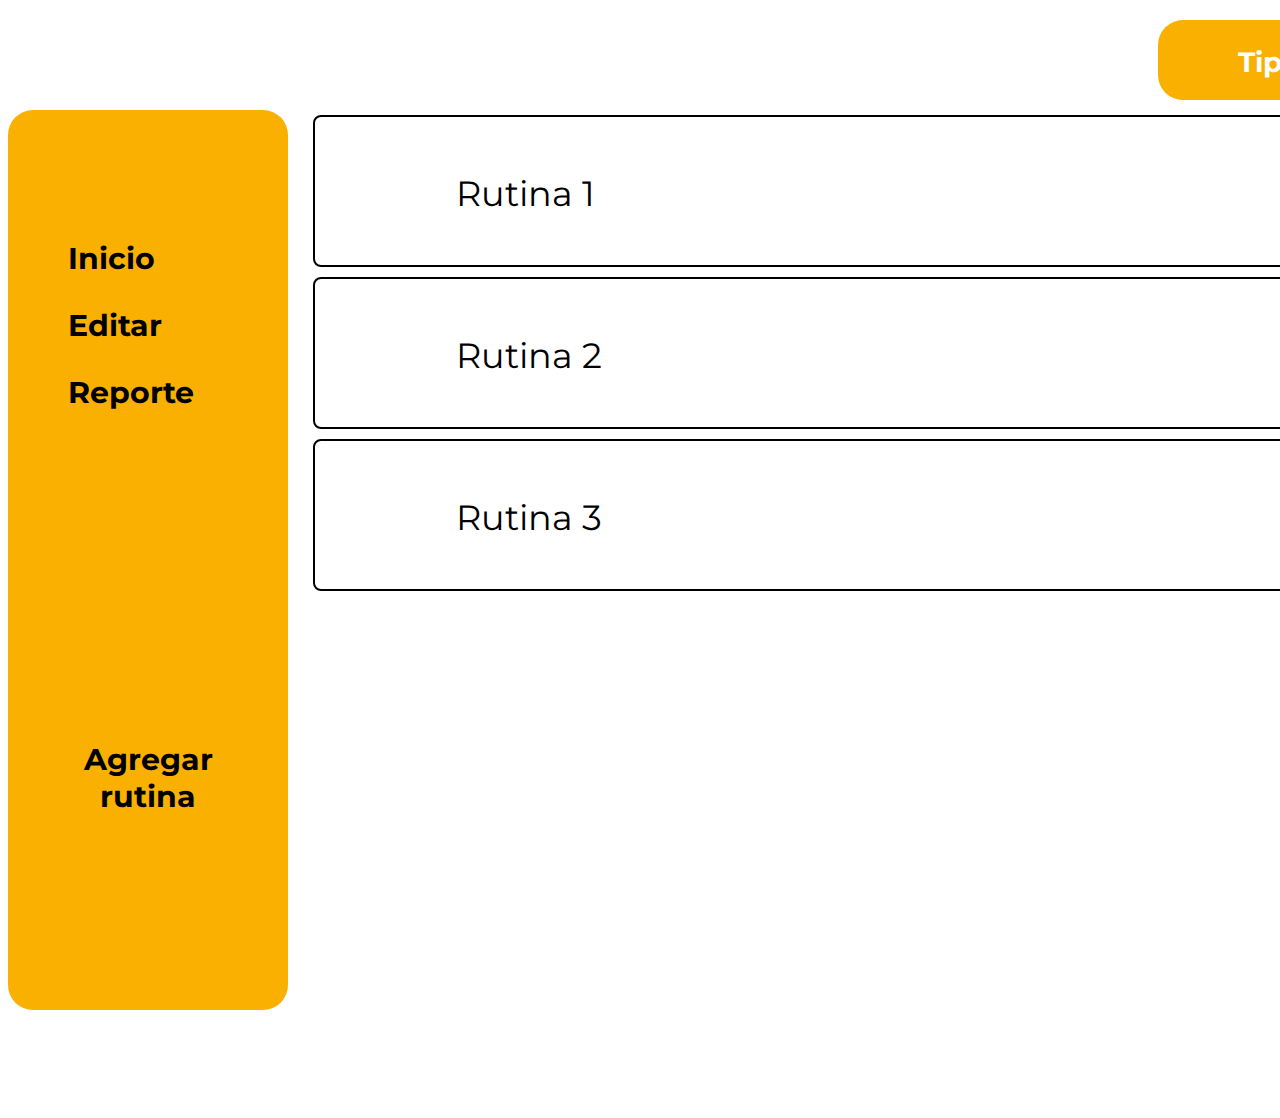
<file: index.html>
<!DOCTYPE html>
<html lang="en">
<head>
    <meta charset="UTF-8">
    <meta http-equiv="X-UA-Compatible" content="IE=edge">
    <meta name="viewport" content="width=device-width, initial-scale=1.0">
    <title>Alarms - Home</title>

    <link rel="stylesheet" href="css/home.css">
    <link rel="stylesheet" href="https://cdnjs.cloudflare.com/ajax/libs/font-awesome/6.3.0/css/all.min.css" integrity="sha512-SzlrxWUlpfuzQ+pcUCosxcglQRNAq/DZjVsC0lE40xsADsfeQoEypE+enwcOiGjk/bSuGGKHEyjSoQ1zVisanQ==" crossorigin="anonymous" referrerpolicy="no-referrer" />

    
    <link rel="preconnect" href="https://fonts.googleapis.com">
    <link rel="preconnect" href="https://fonts.gstatic.com" crossorigin>
    <link href="https://fonts.googleapis.com/css2?family=Montserrat:wght@700&display=swap" rel="stylesheet">

</head>

<header>
</header>

<body>
    <div class="tip-bar" >
        <div class="tip-icon-text">
            <i class="fa-solid fa-bolt" style="font-size:35px; padding-left: 50px; padding-top: 25px;" >
            </i><h2 style="margin-left: 30px; margin-top: 25px; font-size:28px;"> Tip: Dormir bien mejora tu atención</h2>
        </div>
    </div>
    <div class="flex-container">

        <div class="lateral-menu" >
            <div class="home-clock">
                <i class="fa-regular fa-clock"></i>
            </div>
            <nav class="lateral-nav" >
                <div class="home">
                    <i class="fa-solid fa-house"></i><a style="padding-left: 20px;" href="index.html">Inicio</a></div>
                <div class="edit">
                    <i class="fa-regular fa-pen-to-square" ></i><a style="padding-left: 20px;" href="edit.html">Editar</a></div>
                <div class="report">
                    <i class="fa-solid fa-table" ></i><a style="padding-left: 20px;" href="report.html">Reporte</a></div>
            </nav> 
            <a id="link" href="create.html">
                <div class="add-routine">
                    <i class="fa-solid fa-circle-plus"  style="font-size:60px; color: white"></i>
                    <h1 style="font-size:30px" >Agregar<br> rutina</h1>
                </div>
            </a>     
        </div>
    
        <div class="acordeon-rutinas">
                <button class="accordion">
                    <p style="padding-left: 100px;">
                        <i id="desplegable" class="fa-solid fa-circle-chevron-down"  style="margin-right: 35px; font-size:55px; color: #F9B000 ;"></i>
                        Rutina 1
                        <i id="drop-down" class="fa-solid fa-grip-vertical"  style="margin-left: 700px; font-size:55px; color: #000 ;"></i>
                        <i id="delete-button" class="fa-regular fa-circle-xmark"  style="margin-left: 20px; font-size:55px; color: #000 ;"></i>
                        <a href="edit.html"><i id="edit-button" class="fa-regular fa-pen-to-square"  style="margin-left: 20px; font-size:55px; color: #000 ;"></i></a>
                        <a href="report.html"><i id="report-button" class="fa-solid fa-table"  style="margin-left: 20px; font-size:55px; color: #000 ;"></i></a>
                        <i class="switch-button" style="margin-left: 20px;">
                            <!-- Checkbox -->
                            <input type="checkbox" name="switch-button" id="switch-label" class="switch-button__checkbox">
                            <!-- Botón -->
                            <label for="switch-label" class="switch-button__label"></label>
                        </i>
                    </p>
                </button>
                <div class="panel">
                    <table class="styled-table">
                        <thead>
                            <tr>
                                <th>Temporizadores</th>
                                <th>Tiempo</th>
                                <th>Borrar</th>
                            </tr>
                        </thead>
                        <tbody>
                            <tr>
                                <td>Temporizador A</td>
                                <td>00:00:00</td>
                                <td><i class="fa-solid fa-trash"></i></td>
                            </tr>
                            <tr class="active-row">
                                <td>Temporizador B</td>
                                <td>00:14:45</td>
                                <td><i class="fa-solid fa-trash"></i></td>
                            </tr>
                        </tbody>
                    </table>
                </div>
            
                <button class="accordion">
                    <p style="padding-left: 100px;">
                        <i id="desplegable" class="fa-solid fa-circle-chevron-down"  style="margin-right: 35px; font-size:55px; color: #F9B000 ;"></i>
                        Rutina 2
                        <i id="drop-down" class="fa-solid fa-grip-vertical"  style="margin-left: 700px; font-size:55px; color: #000 ;"></i>
                        <i id="delete-button" class="fa-regular fa-circle-xmark"  style="margin-left: 20px; font-size:55px; color: #000 ;"></i>
                        <a href="edit.html"><i id="edit-button" class="fa-regular fa-pen-to-square"  style="margin-left: 20px; font-size:55px; color: #000 ;"></i></a>
                        <a href="report.html"><i id="report-button" class="fa-solid fa-table"  style="margin-left: 20px; font-size:55px; color: #000 ;"></i></a>
                        <i class="switch-button" style="margin-left: 20px;">
                            <!-- Checkbox -->
                            <input type="checkbox" name="switch-button" id="switch-label" class="switch-button__checkbox">
                            <!-- Botón -->
                            <label for="switch-label" class="switch-button__label"></label>
                        </i>
                    </p>
                </button>
                <div class="panel">
                    <table class="styled-table">
                        <thead>
                            <tr>
                                <th>Temporizadores</th>
                                <th>Tiempo</th>
                                <th>Borrar</th>
                            </tr>
                        </thead>
                        <tbody>
                            <tr>
                                <td>Temporizador A</td>
                                <td>00:00:00</td>
                                <td><i class="fa-solid fa-trash"></i></td>
                            </tr>
                            <tr class="active-row">
                                <td>Temporizador B</td>
                                <td>00:14:45</td>
                                <td><i class="fa-solid fa-trash"></i></td>
                            </tr>
                        </tbody>
                    </table>
                </div>

                <button class="accordion">
                    <p style="padding-left: 100px;">
                        <i id="desplegable" class="fa-solid fa-circle-chevron-down"  style="margin-right: 35px; font-size:55px; color: #F9B000 ;"></i>
                        Rutina 3
                        <i id="drop-down" class="fa-solid fa-grip-vertical"  style="margin-left: 700px; font-size:55px; color: #000 ;"></i>
                        <i id="delete-button" class="fa-regular fa-circle-xmark"  style="margin-left: 20px; font-size:55px; color: #000 ;"></i>
                        <a href="edit.html"><i id="edit-button" class="fa-regular fa-pen-to-square"  style="margin-left: 20px; font-size:55px; color: #000 ;"></i></a>
                        <a href="report.html"><i id="report-button" class="fa-solid fa-table"  style="margin-left: 20px; font-size:55px; color: #000 ;"></i></a>
                        <i class="switch-button" style="margin-left: 20px;">
                            <!-- Checkbox -->
                            <input type="checkbox" name="switch-button" id="switch-label" class="switch-button__checkbox">
                            <!-- Botón -->
                            <label for="switch-label" class="switch-button__label"></label>
                        </i>
                    </p>
                </button>
                <div class="panel">
                    <table class="styled-table">
                        <thead>
                            <tr>
                                <th>Temporizadores</th>
                                <th>Tiempo</th>
                                <th>Borrar</th>
                            </tr>
                        </thead>
                        <tbody>
                            <tr>
                                <td>Temporizador A</td>
                                <td>00:00:00</td>
                                <td><i class="fa-solid fa-trash"></i></td>
                            </tr>
                            <tr class="active-row">
                                <td>Temporizador B</td>
                                <td>00:14:45</td>
                                <td><i class="fa-solid fa-trash"></i></td>
                            </tr>
                        </tbody>
                    </table>
                </div>
 
        </div>
        
    </div>


    

    <script>
        var acc = document.getElementsByClassName("accordion");
        var i;
        
        for (i = 0; i < acc.length; i++) {
          acc[i].addEventListener("click", function() {
            this.classList.toggle("active");
            var panel = this.nextElementSibling;
            if (panel.style.display === "block") {
              panel.style.display = "none";
            } else {
              panel.style.display = "block";
            }
          });
        }
    </script>


</body>




<!--https://fontawesome.com/icons/house?s=solid&f=classic-->
</file>
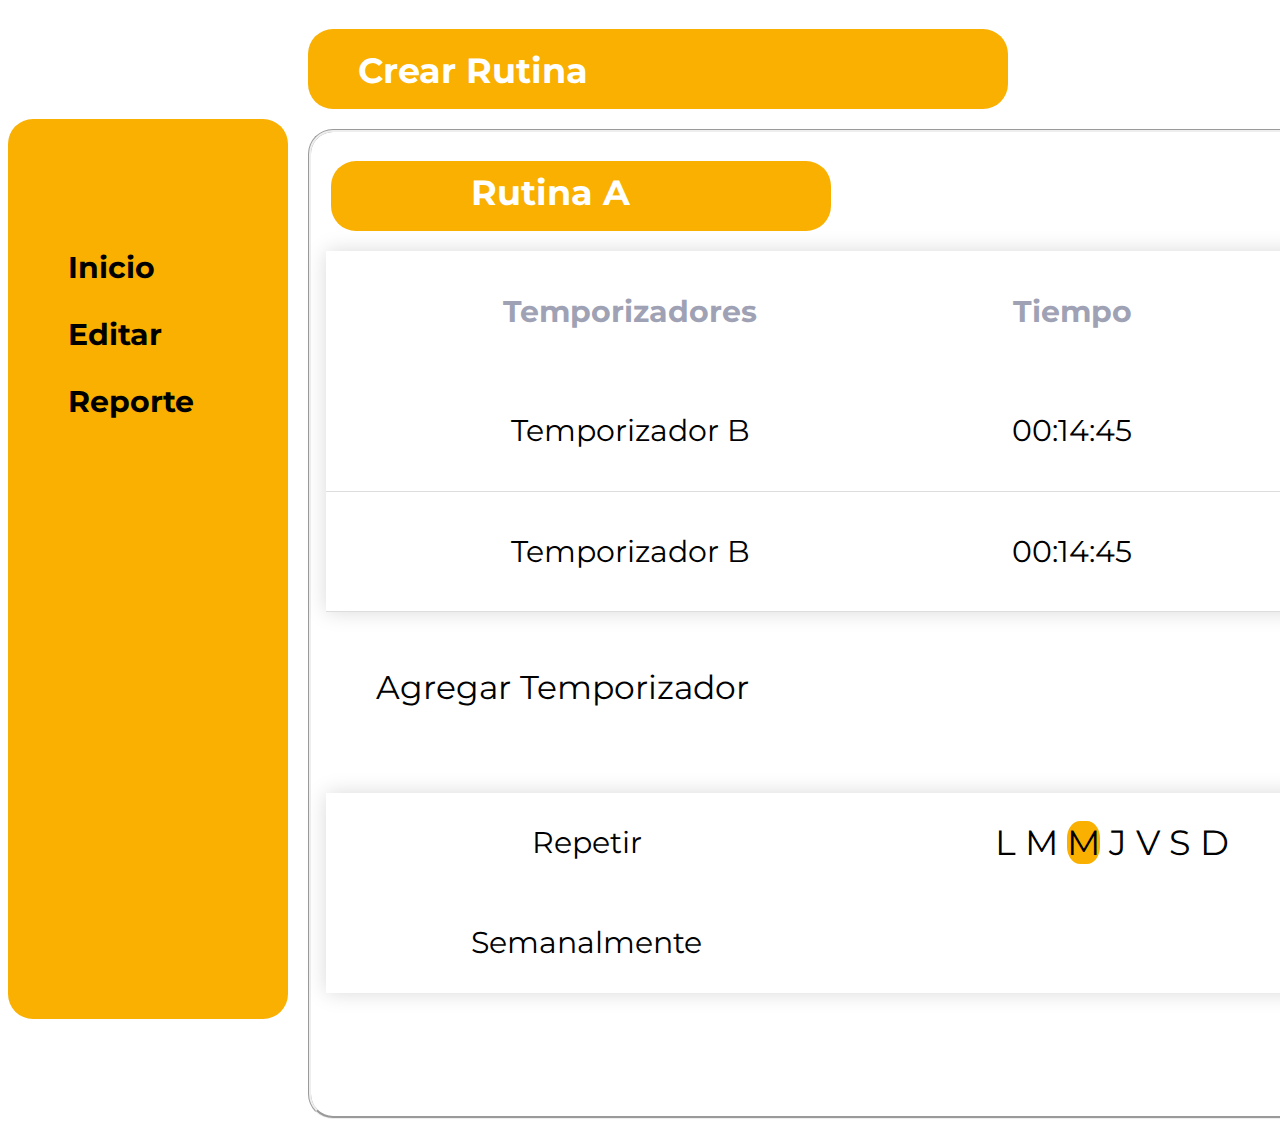
<file: create.html>
<!DOCTYPE html>
<html lang="en">
<head>
    <meta charset="UTF-8">
    <meta http-equiv="X-UA-Compatible" content="IE=edge">
    <meta name="viewport" content="width=device-width, initial-scale=1.0">
    <title>Alarms - Home</title>

    <link rel="stylesheet" href="css/create-routines.css">
    <link rel="stylesheet" href="https://cdnjs.cloudflare.com/ajax/libs/font-awesome/6.3.0/css/all.min.css" integrity="sha512-SzlrxWUlpfuzQ+pcUCosxcglQRNAq/DZjVsC0lE40xsADsfeQoEypE+enwcOiGjk/bSuGGKHEyjSoQ1zVisanQ==" crossorigin="anonymous" referrerpolicy="no-referrer" />

    
    <link rel="preconnect" href="https://fonts.googleapis.com">
    <link rel="preconnect" href="https://fonts.gstatic.com" crossorigin>
    <link href="https://fonts.googleapis.com/css2?family=Montserrat:wght@700&display=swap" rel="stylesheet">

</head>

<header>
</header>

<body>
    <div class="title-bar" >
        <div class="tip-icon-text">
            <h2 style="margin-left: 50px; padding-top: 20px; font-size:35px;"> Crear Rutina </h2>
        </div>
    </div>
    <div class="flex-container">

        <div class="lateral-menu" >
            <div class="home-clock">
                <i class="fa-regular fa-clock"></i>
            </div>
            <nav class="lateral-nav" >
                <div class="home">
                    <i class="fa-solid fa-house"></i><a style="padding-left: 20px;" href="index.html">Inicio</a></div>
                <div class="edit">
                    <i class="fa-regular fa-pen-to-square" ></i><a style="padding-left: 20px;" href="edit.html">Editar</a></div>
                <div class="report">
                    <i class="fa-solid fa-table" ></i><a style="padding-left: 20px;" href="report.html">Reporte</a></div>
            </nav> 

        </div>
    
        <div class="create-card">
            <div class="title-card">
                <h2 style="margin-left: 140px; padding-top:10px; font-size:35px; color: white;"> Rutina A </h2>
            </div>
            <table class="styled-table">
                    <thead>
                        <tr>
                            <th></th>
                            <th>Temporizadores</th>
                            <th>Tiempo</th>
                            <th>Configuraciones</th>
                        </tr>
                    </thead>
                    <tbody>
                        <tr>
                            <td style="text-align: right; font-size: 50px;" ><i class="fa-solid fa-grip-vertical"></i></td>
                            <td>Temporizador B</td>
                            <td>00:14:45</td>
                            <td style="font-size: 35px;"><i style="margin-right: 15px; color: #3bd714;" class="fa-solid fa-toggle-on"></i><i style="margin-right: 15px;" class="fa-solid fa-trash"></i><i class="fa-solid fa-gear"></i></td>
                        </tr>
                        <tr class="active-row">
                            <td style="text-align: right; font-size: 50px;" ><i class="fa-solid fa-grip-vertical"></i></td>
                            <td>Temporizador B</td>
                            <td>00:14:45</td>
                            <td style="font-size: 35px;"><i style="margin-right: 15px; color: #3bd714;" class="fa-solid fa-toggle-on"></i><i style="margin-right: 15px;" class="fa-solid fa-trash"></i><i class="fa-solid fa-gear"></i></td>
                        </tr>
                    </tbody>
            </table>

            <div class="add-temp">
                <i class="fa-solid fa-circle-plus"  style="font-size:80px; color: #F9B000"></i> 
                <a style="vertical-align:50%; font-size: 33px; padding-left: 30px; font-family: 'Montserrat', sans-serif;"> 
                    Agregar Temporizador
                </a>
            </div>

            <div class="flex-container-d">
                <div> 
                    <table class="styled-table-container">
                        <tbody> 
                            <tr style="height: 100px;">
                                <td>Repetir</td>
                                <td style="Font-size: 35px;">L M <span style="background-color: #F9B000;  border-radius: 40%; " >M</span> J V S D</td>
                                
                            </tr>
                            <tr style="height: 100px;">
                                <td>Semanalmente</td>
                                <td><i style="margin-right: 15px; color: #3bd714; Font-size: 50px;" class="fa-solid fa-toggle-on"></i></td>                      
                            </tr>
                        </tbody>
                    </table>
                </div>

                <div class="create-routine-button">
                    <a href="index.html"><i class="fa-solid fa-circle-check"  style="font-size:80px; color: #F9B000"></i></a>
                    <h1 style="font-size:30px" >Crear<br> rutina</h1>
                </div>
            </div>


        </div>
        
    </div>


    

    <script>
        var acc = document.getElementsByClassName("accordion");
        var i;
        
        for (i = 0; i < acc.length; i++) {
          acc[i].addEventListener("click", function() {
            this.classList.toggle("active");
            var panel = this.nextElementSibling;
            if (panel.style.display === "block") {
              panel.style.display = "none";
            } else {
              panel.style.display = "block";
            }
          });
        }
    </script>


</body>




<!--https://fontawesome.com/icons/house?s=solid&f=classic-->
</file>
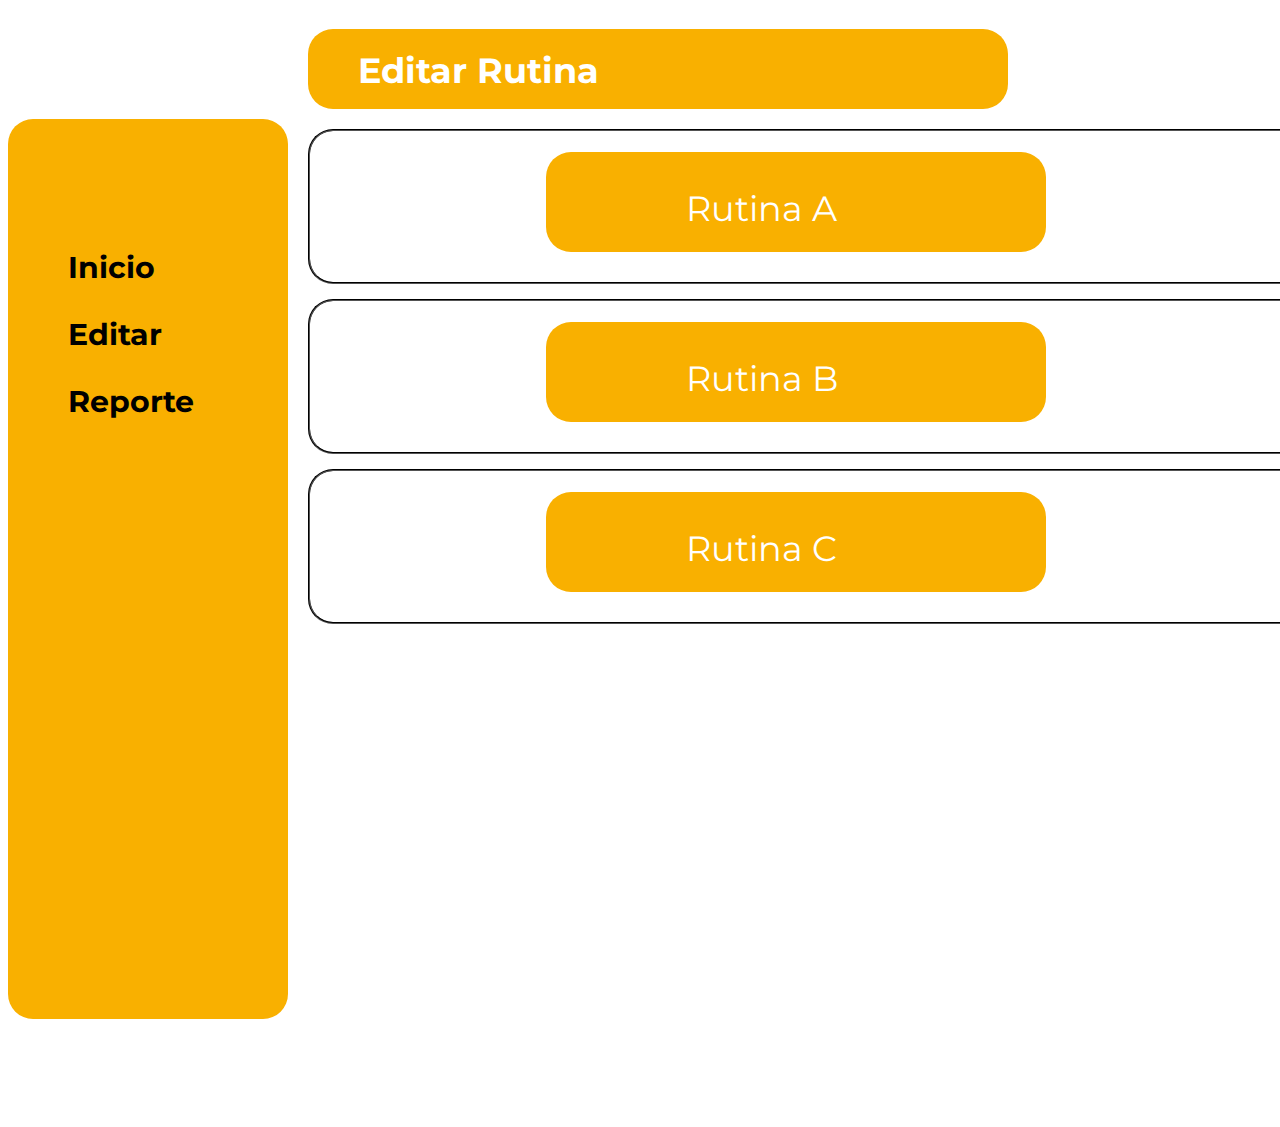
<file: edit.html>
<!DOCTYPE html>
<html lang="en">
<head>
    <meta charset="UTF-8">
    <meta http-equiv="X-UA-Compatible" content="IE=edge">
    <meta name="viewport" content="width=device-width, initial-scale=1.0">
    <title>Alarms - Home</title>

    <link rel="stylesheet" href="css/edit-routines.css">
    <link rel="stylesheet" href="https://cdnjs.cloudflare.com/ajax/libs/font-awesome/6.3.0/css/all.min.css" integrity="sha512-SzlrxWUlpfuzQ+pcUCosxcglQRNAq/DZjVsC0lE40xsADsfeQoEypE+enwcOiGjk/bSuGGKHEyjSoQ1zVisanQ==" crossorigin="anonymous" referrerpolicy="no-referrer" />

    
    <link rel="preconnect" href="https://fonts.googleapis.com">
    <link rel="preconnect" href="https://fonts.gstatic.com" crossorigin>
    <link href="https://fonts.googleapis.com/css2?family=Montserrat:wght@700&display=swap" rel="stylesheet">

</head>

<header>
</header>

<body>
    <div class="title-bar" >
        <div class="tip-icon-text">
            <h2 style="margin-left: 50px; padding-top: 20px; font-size:35px;"> Editar Rutina </h2>
        </div>
    </div>
    <div class="flex-container">

        <div class="lateral-menu" >
            <div class="home-clock">
                <i class="fa-regular fa-clock"></i>
            </div>
            <nav class="lateral-nav" >
                <div class="home">
                    <i class="fa-solid fa-house"></i><a style="padding-left: 20px;" href="index.html">Inicio</a></div>
                <div class="edit">
                    <i class="fa-regular fa-pen-to-square" ></i><a style="padding-left: 20px;" href="edit.html">Editar</a></div>
                <div class="report">
                    <i class="fa-solid fa-table" ></i><a style="padding-left: 20px;" href="report.html">Reporte</a></div>
            </nav> 
        </div>

        <div class="acordeon-rutinas">
            <button class="accordion">
                <div class="flex_container_card">
                    <div>
                        <i id="desplegable" class="fa-solid fa-circle-chevron-down"  style=" font-size:55px; color: #F9B000; margin-left: 50px; margin-top: 40px;"></i> 
                    </div>
                    <div class="edit-card">
                        <p style="margin-left: 140px; font-size:35px; color: white;">  
                            Rutina A 
                        </p>
                    </div>
                </div>
            </button>
            <div class="panel">
                <table class="styled-table">
                    <thead>
                        <tr>
                            <th></th>
                            <th>Temporizadores</th>
                            <th>Tiempo</th>
                            <th>Configuraciones</th>
                        </tr>
                    </thead>
                    <tbody>
                        <tr>
                            <td style="text-align: right; font-size: 50px;" ><i class="fa-solid fa-grip-vertical"></i></td>
                            <td>Temporizador B</td>
                            <td>00:14:45</td>
                            <td style="font-size: 35px;"><i style="margin-right: 15px; color: #3bd714;" class="fa-solid fa-toggle-on"></i><i style="margin-right: 15px;" class="fa-solid fa-trash"></i><i class="fa-solid fa-gear"></i></td>
                        </tr>
                        <tr class="active-row">
                            <td style="text-align: right; font-size: 50px;" ><i class="fa-solid fa-grip-vertical"></i></td>
                            <td>Temporizador B</td>
                            <td>00:14:45</td>
                            <td style="font-size: 35px;"><i style="margin-right: 15px; color: #3bd714;" class="fa-solid fa-toggle-on"></i><i style="margin-right: 15px;" class="fa-solid fa-trash"></i><i class="fa-solid fa-gear"></i></td>
                        </tr>
                    </tbody>
                </table>
            
                <div class="add-temp">
                    <i class="fa-solid fa-circle-plus"  style="font-size:80px; color: #F9B000"></i> 
                    <a style="vertical-align:50%; font-size: 33px; padding-left: 30px; font-family: 'Montserrat', sans-serif;"> 
                        Agregar Temporizador
                    </a>
                </div>
            
                <div class="flex-container-d">
                    <div> 
                        <table class="styled-table-container">
                            <tbody> 
                                <tr style="height: 100px;">
                                    <td>Repetir</td>
                                    <td style="Font-size: 35px;">L M <span style="background-color: #F9B000;  border-radius: 40%; " >M</span> J V S D</td>                                  
                                </tr>
                                <tr style="height: 100px;">
                                    <td>Semanalmente</td>
                                    <td><i style="margin-right: 15px; color: #3bd714; Font-size: 50px;" class="fa-solid fa-toggle-on"></i></td>                      
                                </tr>
                            </tbody>
                        </table>
                    </div>
            
                    <div class="flex-container-button" >
                        <div class="cancel-routine-button">
                            <a href="index.html"><i class="fa-solid fa-circle-xmark" style="font-size:60px; color: #F9B000" ></i></a>
                            <h1 style="font-size:30px" >Descatar</h1>
                        </div>
                        <div class="save-routine-button">
                            <a href="index.html"><i class="fa-solid fa-circle-check"  style="font-size:60px; color: #F9B000"></i></a>
                            <h1 style="font-size:30px" >Guardar</h1>
                        </div>
                    </div>
                </div>
            </div> 
        
            <button class="accordion">
                <div class="flex_container_card">
                    <div>
                        <i id="desplegable" class="fa-solid fa-circle-chevron-down"  style=" font-size:55px; color: #F9B000; margin-left: 50px; margin-top: 40px;"></i> 
                    </div>
                    <div class="edit-card">
                        <p style="margin-left: 140px; font-size:35px; color: white;">  
                            Rutina B
                        </p>
                    </div>
                </div>
            </button>
            <div class="panel">
                <table class="styled-table">
                    <thead>
                        <tr>
                            <th></th>
                            <th>Temporizadores</th>
                            <th>Tiempo</th>
                            <th>Configuraciones</th>
                        </tr>
                    </thead>
                    <tbody>
                        <tr>
                            <td style="text-align: right; font-size: 50px;" ><i class="fa-solid fa-grip-vertical"></i></td>
                            <td>Temporizador B</td>
                            <td>00:14:45</td>
                            <td style="font-size: 35px;"><i style="margin-right: 15px; color: #3bd714;" class="fa-solid fa-toggle-on"></i><i style="margin-right: 15px;" class="fa-solid fa-trash"></i><i class="fa-solid fa-gear"></i></td>
                        </tr>
                        <tr class="active-row">
                            <td style="text-align: right; font-size: 50px;" ><i class="fa-solid fa-grip-vertical"></i></td>
                            <td>Temporizador B</td>
                            <td>00:14:45</td>
                            <td style="font-size: 35px;"><i style="margin-right: 15px; color: #3bd714;" class="fa-solid fa-toggle-on"></i><i style="margin-right: 15px;" class="fa-solid fa-trash"></i><i class="fa-solid fa-gear"></i></td>
                        </tr>
                    </tbody>
                </table>
            
                <div class="add-temp">
                    <i class="fa-solid fa-circle-plus"  style="font-size:80px; color: #F9B000"></i> 
                    <a style="vertical-align:50%; font-size: 33px; padding-left: 30px; font-family: 'Montserrat', sans-serif;"> 
                        Agregar Temporizador
                    </a>
                </div>
            
                <div class="flex-container-d">
                    <div> 
                        <table class="styled-table-container">
                            <tbody> 
                                <tr style="height: 100px;">
                                    <td>Repetir</td>
                                    <td style="Font-size: 35px;">L M <span style="background-color: #F9B000;  border-radius: 40%; " >M</span> J V S D</td>
                                    
                                </tr>
                                <tr style="height: 100px;">
                                    <td>Semanalmente</td>
                                    <td><i style="margin-right: 15px; color: #3bd714; Font-size: 50px;" class="fa-solid fa-toggle-on"></i></td>                      
                                </tr>
                            </tbody>
                        </table>
                    </div>
            
                    <div class="flex-container-button" >
                        <div class="cancel-routine-button">
                            <a href="index.html"><i class="fa-solid fa-circle-xmark" style="font-size:60px; color: #F9B000" ></i></a>
                            <h1 style="font-size:30px" >Descatar</h1>
                        </div>
                        <div class="save-routine-button">
                            <a href="index.html"><i class="fa-solid fa-circle-check"  style="font-size:60px; color: #F9B000"></i></a>
                            <h1 style="font-size:30px" >Guardar</h1>
                        </div>
                    </div>
                </div>
            </div>
        
        
            <button class="accordion">
                <div class="flex_container_card">
                    <div>
                        <i id="desplegable" class="fa-solid fa-circle-chevron-down"  style=" font-size:55px; color: #F9B000; margin-left: 50px; margin-top: 40px;"></i> 
                    </div>
                    <div class="edit-card">
                        <p style="margin-left: 140px; font-size:35px; color: white;">  
                            Rutina C
                        </p>
                    </div>
                </div>
            </button>
            <div class="panel">
                <table class="styled-table">
                    <thead>
                        <tr>
                            <th></th>
                            <th>Temporizadores</th>
                            <th>Tiempo</th>
                            <th>Configuraciones</th>
                        </tr>
                    </thead>
                    <tbody>
                        <tr>
                            <td style="text-align: right; font-size: 50px;" ><i class="fa-solid fa-grip-vertical"></i></td>
                            <td>Temporizador B</td>
                            <td>00:14:45</td>
                            <td style="font-size: 35px;"><i style="margin-right: 15px; color: #3bd714;" class="fa-solid fa-toggle-on"></i><i style="margin-right: 15px;" class="fa-solid fa-trash"></i><i class="fa-solid fa-gear"></i></td>
                        </tr>
                        <tr class="active-row">
                            <td style="text-align: right; font-size: 50px;" ><i class="fa-solid fa-grip-vertical"></i></td>
                            <td>Temporizador B</td>
                            <td>00:14:45</td>
                            <td style="font-size: 35px;"><i style="margin-right: 15px; color: #3bd714;" class="fa-solid fa-toggle-on"></i><i style="margin-right: 15px;" class="fa-solid fa-trash"></i><i class="fa-solid fa-gear"></i></td>
                        </tr>
                    </tbody>
                </table>
            
                <div class="add-temp">
                    <i class="fa-solid fa-circle-plus"  style="font-size:80px; color: #F9B000"></i> 
                    <a style="vertical-align:50%; font-size: 33px; padding-left: 30px; font-family: 'Montserrat', sans-serif;"> 
                        Agregar Temporizador
                    </a>
                </div>
            
                <div class="flex-container-d">
                    <div> 
                        <table class="styled-table-container">
                            <tbody> 
                                <tr style="height: 100px;">
                                    <td>Repetir</td>
                                    <td style="Font-size: 35px;">L M <span style="background-color: #F9B000;  border-radius: 40%; " >M</span> J V S D</td>
                                    
                                </tr>
                                <tr style="height: 100px;">
                                    <td>Semanalmente</td>
                                    <td><i style="margin-right: 15px; color: #3bd714; Font-size: 50px;" class="fa-solid fa-toggle-on"></i></td>                      
                                </tr>
                            </tbody>
                        </table>
                    </div>
            
                    <div class="flex-container-button" >
                        <div class="cancel-routine-button">
                            <a href="index.html"><i class="fa-solid fa-circle-xmark" style="font-size:60px; color: #F9B000" ></i></a>
                            <h1 style="font-size:30px" >Descatar</h1>
                        </div>
                        <div class="save-routine-button">
                            <a href="index.html"><i class="fa-solid fa-circle-check"  style="font-size:60px; color: #F9B000"></i></a>
                            <h1 style="font-size:30px" >Guardar</h1>
                        </div>
                    </div>
                </div>
            </div>
        
        
        </div>
        
    </div>






    <script>
        var acc = document.getElementsByClassName("accordion");
        var i;
        
        for (i = 0; i < acc.length; i++) {
          acc[i].addEventListener("click", function() {
            this.classList.toggle("active");
            var panel = this.nextElementSibling;
            if (panel.style.display === "block") {
              panel.style.display = "none";
            } else {
              panel.style.display = "block";
            }
          });
        }
    </script>


</body>




<!--https://fontawesome.com/icons/house?s=solid&f=classic-->
</file>
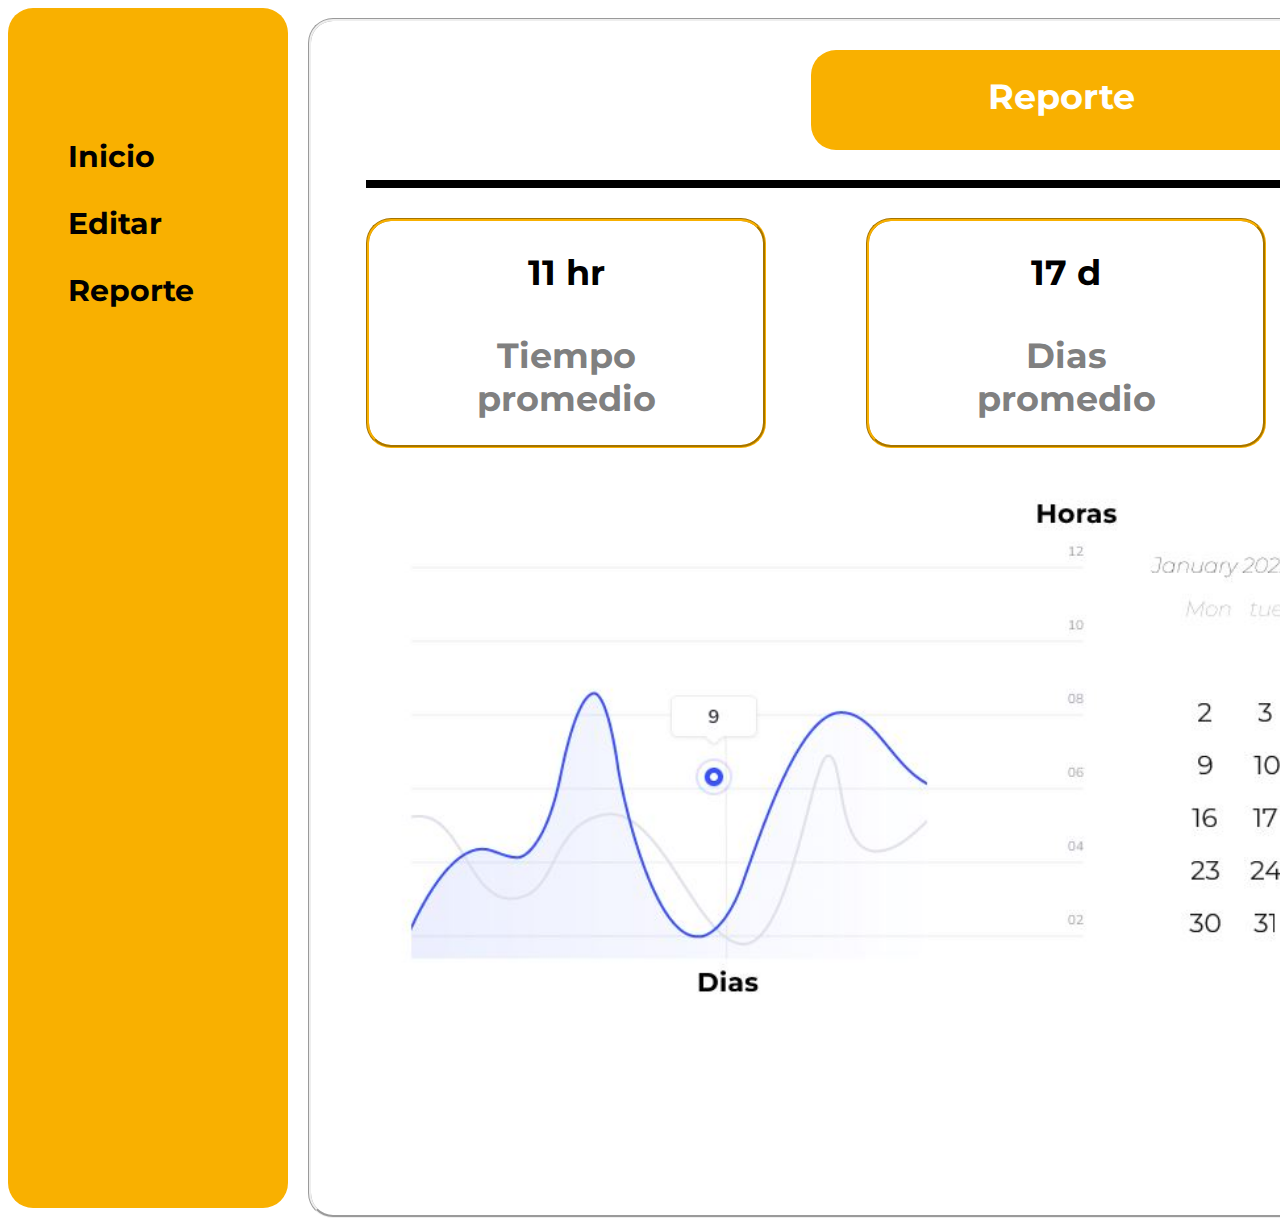
<file: report.html>
<!DOCTYPE html>
<html lang="en">
<head>
    <meta charset="UTF-8">
    <meta http-equiv="X-UA-Compatible" content="IE=edge">
    <meta name="viewport" content="width=device-width, initial-scale=1.0">
    <title>Alarms - Home</title>

    <link rel="stylesheet" href="css/report.css">
    <link rel="stylesheet" href="https://cdnjs.cloudflare.com/ajax/libs/font-awesome/6.3.0/css/all.min.css" integrity="sha512-SzlrxWUlpfuzQ+pcUCosxcglQRNAq/DZjVsC0lE40xsADsfeQoEypE+enwcOiGjk/bSuGGKHEyjSoQ1zVisanQ==" crossorigin="anonymous" referrerpolicy="no-referrer" />

    
    <link rel="preconnect" href="https://fonts.googleapis.com">
    <link rel="preconnect" href="https://fonts.gstatic.com" crossorigin>
    <link href="https://fonts.googleapis.com/css2?family=Montserrat:wght@700&display=swap" rel="stylesheet">

</head>

<header>
</header>

<body>
    <div class="flex-container">

        <div class="lateral-menu" >
            <div class="home-clock">
                <i class="fa-regular fa-clock"></i>
            </div>
            <nav class="lateral-nav" >
                <div class="home">
                    <i class="fa-solid fa-house"></i><a style="padding-left: 20px;" href="index.html">Inicio</a></div>
                <div class="edit">
                    <i class="fa-regular fa-pen-to-square" ></i><a style="padding-left: 20px;" href="edit.html">Editar</a></div>
                <div class="report">
                    <i class="fa-solid fa-table" ></i><a style="padding-left: 20px;" href="report.html">Reporte</a></div>
            </nav> 

        </div>

          
        <div class="create-card">
            <div class="title-card" style="margin-left: 500px;">
                <h2 style="padding-top:25px; font-size:35px; color: white;"> Reporte </h2>
            </div>

            <div class="line"></div>

            <div class="flex-container-d">
                <div class="card-a" style="background-color: #ffffff;">
                    <div class="text-report">
                        <h1 style="font-size:35px;" >11 hr</h1>
                        <h1 style="font-size:35px; margin-top: 40px; color: gray;" >Tiempo<br> promedio</h1>
                    </div>
                </div>
                <div class="card-b"  style="background-color: #ffffff;">
                    <div class="text-report">
                        <h1 style="font-size:35px;" >17 d</h1>
                        <h1 style="font-size:35px; margin-top: 40px; color: gray;" >Dias<br> promedio</h1>
                    </div>
                </div>
                <div class="card-c"  style="background-color: #ffffff;">
                    <div class="text-report">
                        <h1 style="font-size:35px;" >11 t</h1>
                        <h1 style="font-size:35px; margin-top: 40px; color: gray;" >Temporizadores<br> promedio</h1>
                    </div>
                </div>
            </div>
            <div>
                <img src="assets/images/date.JPG" alt"imagen-estadisticas" class="image-statistics"> 
            </div>


        </div>

    </div> 

</body>




<!--https://fontawesome.com/icons/house?s=solid&f=classic-->
</file>
<file: css/home.css>
html {
    box-sizing: border-box;
  }
  *, *:before, *:after {
    box-sizing: inherit;
  }

  .flex-container {
    display: flex;
    max-height: 1000px;
    min-height: 1000px;
  }

  .flex-container > div {
    font-size: 30px;
  }

.tip-icon-text{

  display: flex;
  flex-direction: row;
}

  .tip-bar{
    border-radius: 25px;
    background-color: #F9B000;
    width: 700px;
    max-width: 700px;
    min-width: 700px;
    height: 80px;
    flex-direction: row-reverse;
    margin-top: 20px;
    margin-bottom: 10px;
    margin-left: 1150px;
    font-family: 'Montserrat', sans-serif;
    color: white;
}


.lateral-menu{
    border-radius: 25px;
    background-color: #F9B000;
    width: 280px;
    max-width: 280px;
    min-width: 280px;
    height: 900px;
    flex-direction: row-reverse  
}

  .lateral-nav{
    padding-left: 40px;
    padding-top: 80px;
    padding-bottom: 30px;
    font-family: 'Montserrat', sans-serif;
    font-size: 20px;
    font-weight: bold;
  }

  .home-clock{
    text-align: center;
    padding-top: 50px;
    font-size:75px; 
    color: white;
  }

  .add-routine{
    text-align: center;
    padding-top: 250px;
    flex-direction: row-reverse;
    font-family: 'Montserrat', sans-serif;
    font-size: 12px;
  }

  
  .home{
    padding-bottom: 30px;
    font-size:30px;
  }
  .edit{
    padding-bottom: 30px;
    font-size:30px;
  }
  .report{
    padding-bottom: 30px;
    font-size:30px;
  }

a:link, a:visited, a:active {
    text-decoration:none;
    color: black;
}

.acordeon-rutinas {
    width: 1550px;
    min-width: 1550px;
    margin-left: 20px;
    margin-right: 20px;
}



.accordion {
    background-color: #ffffff;
    cursor: pointer;
    padding-bottom: 10px;
    border-style: solid;
    width: 100%;
    border-radius: 8px;
    text-align: left;
    font-size: 35px;
    transition: 0.9s;
    margin: 5px;
    font-family: 'Montserrat', sans-serif;
  }
  
  .active, .accordion:hover {
    background-color: #ffffff; 
    border-bottom: none;
    border-radius: 8px 0px 0px 0px;
}
  
  .panel {
    display: none;
    background-color: rgb(255, 255, 255);
    transition: all 0.9s ease-in-out;
  }


  .styled-table {
    width: 1550px;
    margin-left: 5px;
    margin-right: 0px;
    border-collapse: collapse;
    font-size: 30px;
    font-family: 'Montserrat', sans-serif;
    text-align: center;
    min-width: 400px;
    box-shadow: 0 0 20px rgba(0, 0, 0, 0.15);
}

.styled-table thead tr {
    color: #9FA2B4;
    text-align: center;
}
  
.styled-table th,
.styled-table td {
    padding: 12px 15px;
    border-top:1px solid black;
    border-bottom: 1px solid black;
    border-right: 1px solid black;
    border-left: 1px solid black;
    height: 120px;
}

.styled-table tbody tr {
    border-bottom: 1px solid #dddddd;
}

:root {
    --color-green: #e5f0e8;
    --color-red: #0dfa39;
    --color-button: #fdffff;
    --color-black: #000;
}
.switch-button {
    display: inline-block;
}
.switch-button .switch-button__checkbox {
    display: none;
}
.switch-button .switch-button__label {
    background-color: var(--color-red);
    width: 5rem;
    height: 3rem;
    border-radius: 3rem;
    display: inline-block;
    position: relative;
}
.switch-button .switch-button__label:before {
    transition: .2s;
    display: block;
    position: absolute;
    width: 3rem;
    height: 3rem;
    background-color: var(--color-button);
    content: '';
    border-radius: 50%;
    box-shadow: inset 0px 0px 0px 1px var(--color-black);
}
.switch-button .switch-button__checkbox:checked + .switch-button__label {
    background-color: var(--color-green);
}
.switch-button .switch-button__checkbox:checked + .switch-button__label:before {
    transform: translateX(2rem);
}
</file>
<file: css/create-routines.css>
html {
  box-sizing: border-box;
}
*, *:before, *:after {
  box-sizing: inherit;
}

.flex-container {
  display: flex;
  max-height: 1000px;
  min-height: 1000px;
}

.flex-container > div {
  font-size: 30px;
}

.flex-container-d{
  display: flex;
  flex-direction: row;
}


.title-bar{
  border-radius: 25px;
  background-color: #F9B000;
  width: 700px;
  max-width: 700px;
  min-width: 700px;
  height: 80px;
  flex-direction: row-reverse;
  margin-top: 20px;
  margin-bottom: 10px;
  margin-left: 300px;
  font-family: 'Montserrat', sans-serif;
  color: white;
}


.lateral-menu{
  border-radius: 25px;
  background-color: #F9B000;
  width: 280px;
  max-width: 280px;
  min-width: 280px;
  height: 900px;
  flex-direction: row-reverse  
}

.lateral-nav{
  padding-left: 40px;
  padding-top: 80px;
  padding-bottom: 30px;
  font-family: 'Montserrat', sans-serif;
  font-size: 20px;
  font-weight: bold;
}

.home-clock{
  text-align: center;
  padding-top: 50px;
  font-size:75px; 
  color: white;
}

.add-routine{
  text-align: center;
  padding-top: 250px;
  flex-direction: row-reverse;
  font-family: 'Montserrat', sans-serif;
  font-size: 12px;
}

.create-routine-button{
  height: 300px;
  text-align: center;
  padding-top: 35px;
  padding-left: 120px;
  flex-direction: row-reverse;
  font-family: 'Montserrat', sans-serif;
  font-size: 12px;
}

.home{
  padding-bottom: 30px;
  font-size:30px;
}
.edit{
  padding-bottom: 30px;
  font-size:30px;
}
.report{
  padding-bottom: 30px;
  font-size:30px;
}

.add-temp{
  margin: 35px;
  font-size:30px;
}

a:link, a:visited, a:active {
  text-decoration:none;
  color: black;
}

.create-card{
  width: 1550px;
  min-width: 1550px;
  margin-top: 10px;
  margin-left: 20px;
  margin-right: 20px;
  border-style: groove;
  border-radius: 25px;
}

.title-card{
  width: 500px;
  height: 70px;
  min-width: 500px;
  max-width: 500px;
  max-height: 70px;
  min-height: 70px;
  margin-top: 10px;
  margin-left: 20px;
  margin-right: 20px;
  border-radius: 25px;
  background-color: #F9B000;
  font-family: 'Montserrat', sans-serif;

}

.styled-table {
  width: 1550px;
  min-width: 1500px;
  max-width: 1500px;
  margin-top: 20px;
  margin-left: 15px;
  border-collapse: collapse;
  font-size: 30px;
  font-family: 'Montserrat', sans-serif;
  text-align: center;
  box-shadow: 0 0 20px rgba(0, 0, 0, 0.15);
}

.styled-table-container {
  width: 1050px;
  min-width:1050px;
  max-width: 10500px;
  margin-top: 20px;
  margin-left: 15px;
  border-collapse: collapse;
  font-size: 30px;
  font-family: 'Montserrat', sans-serif;
  text-align: center;
  box-shadow: 0 0 20px rgba(0, 0, 0, 0.15);
}

.styled-table thead tr {
  color: #9FA2B4;
  text-align: center;
}

.styled-table th,
.styled-table td {
  padding: 1px 1px;
  height: 120px;
}

.styled-table tbody tr {
  border-bottom: 1px solid #dddddd;
}

:root {
  --color-green: #e5f0e8;
  --color-red: #0dfa39;
  --color-button: #fdffff;
  --color-black: #000;
}
.switch-button {
  display: inline-block;
}
.switch-button .switch-button__checkbox {
  display: none;
}
.switch-button .switch-button__label {
  background-color: var(--color-red);
  width: 5rem;
  height: 3rem;
  border-radius: 3rem;
  display: inline-block;
  position: relative;
}
.switch-button .switch-button__label:before {
  transition: .2s;
  display: block;
  position: absolute;
  width: 3rem;
  height: 3rem;
  background-color: var(--color-button);
  content: '';
  border-radius: 50%;
  box-shadow: inset 0px 0px 0px 1px var(--color-black);
}
.switch-button .switch-button__checkbox:checked + .switch-button__label {
  background-color: var(--color-green);
}
.switch-button .switch-button__checkbox:checked + .switch-button__label:before {
  transform: translateX(2rem);
}
</file>
<file: css/edit-routines.css>
html {
  box-sizing: border-box;
}
*, *:before, *:after {
  box-sizing: inherit;
}

.flex-container {
  display: flex;
  max-height: 1000px;
  min-height: 1000px;
}

.flex-container > div {
  font-size: 30px;
}

.flex-container-d{
  display: flex;
  flex-direction: row;
}


.title-bar{
  border-radius: 25px;
  background-color: #F9B000;
  width: 700px;
  max-width: 700px;
  min-width: 700px;
  height: 80px;
  flex-direction: row-reverse;
  margin-top: 20px;
  margin-bottom: 10px;
  margin-left: 300px;
  font-family: 'Montserrat', sans-serif;
  color: white;
}


.lateral-menu{
  border-radius: 25px;
  background-color: #F9B000;
  width: 280px;
  max-width: 280px;
  min-width: 280px;
  height: 900px;
  flex-direction: row-reverse  
}

.lateral-nav{
  padding-left: 40px;
  padding-top: 80px;
  padding-bottom: 30px;
  font-family: 'Montserrat', sans-serif;
  font-size: 20px;
  font-weight: bold;
}

.home-clock{
  text-align: center;
  padding-top: 50px;
  font-size:75px; 
  color: white;
}

.accordion {
  background-color: #ffffff;
  cursor: pointer;
  padding-bottom: 10px;
  border-style: solid;
  border-radius: 8px;
  text-align: left;
  font-size: 35px;
  transition: 0.9s;
  margin: 5px;
  font-family: 'Montserrat', sans-serif;
}

.active, .accordion:hover {
  background-color: #ffffff; 
  border-style: solid;
  border-radius: 8px;
}

.add-routine{
  text-align: center;
  padding-top: 250px;
  flex-direction: row-reverse;
  font-family: 'Montserrat', sans-serif;
  font-size: 12px;
}

.save-routine-button{
  width: 120px;
  height: 100px;
  text-align: center;
  flex-direction: row-reverse;
  font-family: 'Montserrat', sans-serif;
  font-size: 12px;
}

.cancel-routine-button{
  width: 120px;
  height: 100px;
  text-align: center;
  flex-direction: row-reverse;
  font-family: 'Montserrat', sans-serif;
  font-size: 12px;
}

.home{
  padding-bottom: 30px;
  font-size:30px;
}
.edit{
  padding-bottom: 30px;
  font-size:30px;
}
.report{
  padding-bottom: 30px;
  font-size:30px;
}

.add-temp{
  margin: 35px;
  font-size:30px;
}

a:link, a:visited, a:active {
  text-decoration:none;
  color: black;
}

.accordion{
  width: 1550px;
  min-width: 1550px;
  margin-top: 10px;
  margin-left: 20px;
  margin-right: 20px;
  border-style: groove;
  border-radius: 25px;
}

.panel{
  width: 1550px;
  min-width: 1550px;
  margin-top: 5px;
  margin-left: 20px;
  margin-right: 20px;
  border-style: groove;
  border-radius: 25px;
  display: none;
}

.edit-card{
  width: 500px;
  height: 100px;
  min-width: 500px;
  max-width: 500px;
  max-height: 100px;
  min-height: 100px;
  margin-left: 180px;
  margin-top:  20px;
  margin-bottom: 20px;
  border-radius: 25px;
  background-color: #F9B000;
  font-family: 'Montserrat', sans-serif;

}

.flex_container_card {
  display: flex;
  flex-direction: row;
}

.flex-container_card > div {
  background-color: #f1f1f1;
}

.flex-container-button {
  display: flex;
  flex-direction: row;
}

.flex-container-button > div {
  background-color: #ffffff;
  width: 150px;
  margin-left: 30px;
}



.styled-table {
  width: 1550px;
  min-width: 1500px;
  max-width: 1500px;
  margin-top: 20px;
  margin-left: 15px;
  border-collapse: collapse;
  font-size: 30px;
  font-family: 'Montserrat', sans-serif;
  text-align: center;
  box-shadow: 0 0 20px rgba(0, 0, 0, 0.15);
}

.styled-table-container {
  width: 1050px;
  min-width:1050px;
  max-width: 10500px;
  margin-top: 20px;
  margin-left: 15px;
  border-collapse: collapse;
  font-size: 30px;
  font-family: 'Montserrat', sans-serif;
  text-align: center;
  box-shadow: 0 0 20px rgba(0, 0, 0, 0.15);
}

.styled-table thead tr {
  color: #9FA2B4;
  text-align: center;
}

.styled-table th,
.styled-table td {
  padding: 1px 1px;
  height: 120px;
}

.styled-table tbody tr {
  border-bottom: 1px solid #dddddd;
}

:root {
  --color-green: #e5f0e8;
  --color-red: #0dfa39;
  --color-button: #fdffff;
  --color-black: #000;
}
.switch-button {
  display: inline-block;
}
.switch-button .switch-button__checkbox {
  display: none;
}
.switch-button .switch-button__label {
  background-color: var(--color-red);
  width: 5rem;
  height: 3rem;
  border-radius: 3rem;
  display: inline-block;
  position: relative;
}
.switch-button .switch-button__label:before {
  transition: .2s;
  display: block;
  position: absolute;
  width: 3rem;
  height: 3rem;
  background-color: var(--color-button);
  content: '';
  border-radius: 50%;
  box-shadow: inset 0px 0px 0px 1px var(--color-black);
}
.switch-button .switch-button__checkbox:checked + .switch-button__label {
  background-color: var(--color-green);
}
.switch-button .switch-button__checkbox:checked + .switch-button__label:before {
  transform: translateX(2rem);
}
</file>
<file: css/report.css>
html {
  box-sizing: border-box;
}
*, *:before, *:after {
  box-sizing: inherit;
}

.flex-container {
  display: flex;
  max-height: 1000px;
  min-height: 1000px;
}

.flex-container > div {
  font-size: 30px;
}

.flex-container-d{
  display: flex;
  flex-direction: row;
  margin-top: 30px;
  margin-left: 55px;
 
}

.flex-container-d > div {
  background-color: #f1f1f1;
  margin-right: 100px;
  
}


.card-a{
    border-style: groove;
    border-color: #F9B000;
    height: 230px;
    max-height: 230px;
    min-height: 230px;
    width: 400px;
    max-width: 400px;
    min-width: 400px;
    border-radius: 25px;
    font-size:35px;
}

.card-b{
  border-style: groove;
  border-color: #F9B000;
  height: 230px;
  max-height: 230px;
  min-height: 230px;
  width: 400px;
  max-width: 400px;
  min-width: 400px;
  border-radius: 25px;
  font-size:35px;
}

.card-c{
  border-style: groove;
  border-color: #F9B000;
  height: 230px;
  max-height: 230px;
  min-height: 230px;
  width: 400px;
  max-width: 400px;
  min-width: 400px;
  border-radius: 25px;
  font-size:35px;
}


.title-bar{
  border-radius: 25px;
  background-color: #F9B000;
  width: 700px;
  max-width: 700px;
  min-width: 700px;
  height: 80px;
  flex-direction: row-reverse;
  margin-top: 20px;
  margin-bottom: 10px;
  margin-left: 300px;
  font-family: 'Montserrat', sans-serif;
  color: white;
}


.lateral-menu{
  border-radius: 25px;
  background-color: #F9B000;
  width: 280px;
  max-width: 280px;
  min-width: 280px;
  height: 1200px;
  max-height: 1200px;
  min-height: 1200px;
  flex-direction: row-reverse  
}

.lateral-nav{
  padding-left: 40px;
  padding-top: 80px;
  padding-bottom: 30px;
  font-family: 'Montserrat', sans-serif;
  font-size: 20px;
  font-weight: bold;
}

.home-clock{
  text-align: center;
  padding-top: 50px;
  font-size:75px; 
  color: white;
}

.add-routine{
  text-align: center;
  padding-top: 250px;
  flex-direction: row-reverse;
  font-family: 'Montserrat', sans-serif;
  font-size: 12px;
}

.text-report{
  height: 300px;
  text-align: center;
  margin-top: 30px;
  flex-direction: row-reverse;
  font-family: 'Montserrat', sans-serif;
  font-size: 12px;
}

.line{
  height:8px;
  margin-top: 30px;
  margin-left: 55px;
  width: 1400px;
  max-width: 1400px;
  min-width: 1400px;
  border-width:0;
  background-color:#000000;
}

.home{
  padding-bottom: 30px;
  font-size:30px;
}
.edit{
  padding-bottom: 30px;
  font-size:30px;
}
.report{
  padding-bottom: 30px;
  font-size:30px;
}

.add-temp{
  margin: 35px;
  font-size:30px;
}

a:link, a:visited, a:active {
  text-decoration:none;
  color: black;
}

.create-card{
  width: 1550px;
  min-width: 1550px;
  height: 1200px;
  margin-top: 10px;
  margin-left: 20px;
  margin-right: 20px;
  border-style: groove;
  border-radius: 25px;
}

.image-statistics{
  width: 1300px;
  margin-left: 70px;
  margin-top: 30px;
}


.title-card{
  width: 500px;
  height: 100px;
  min-width: 500px;
  max-width: 500px;
  max-height: 100px;;
  min-height: 100px;;
  margin-top: 10px;
  margin-left: 20px;
  margin-right: 20px;
  border-radius: 25px;
  background-color: #F9B000;
  font-family: 'Montserrat', sans-serif;
  text-align: center;
}
</file>
